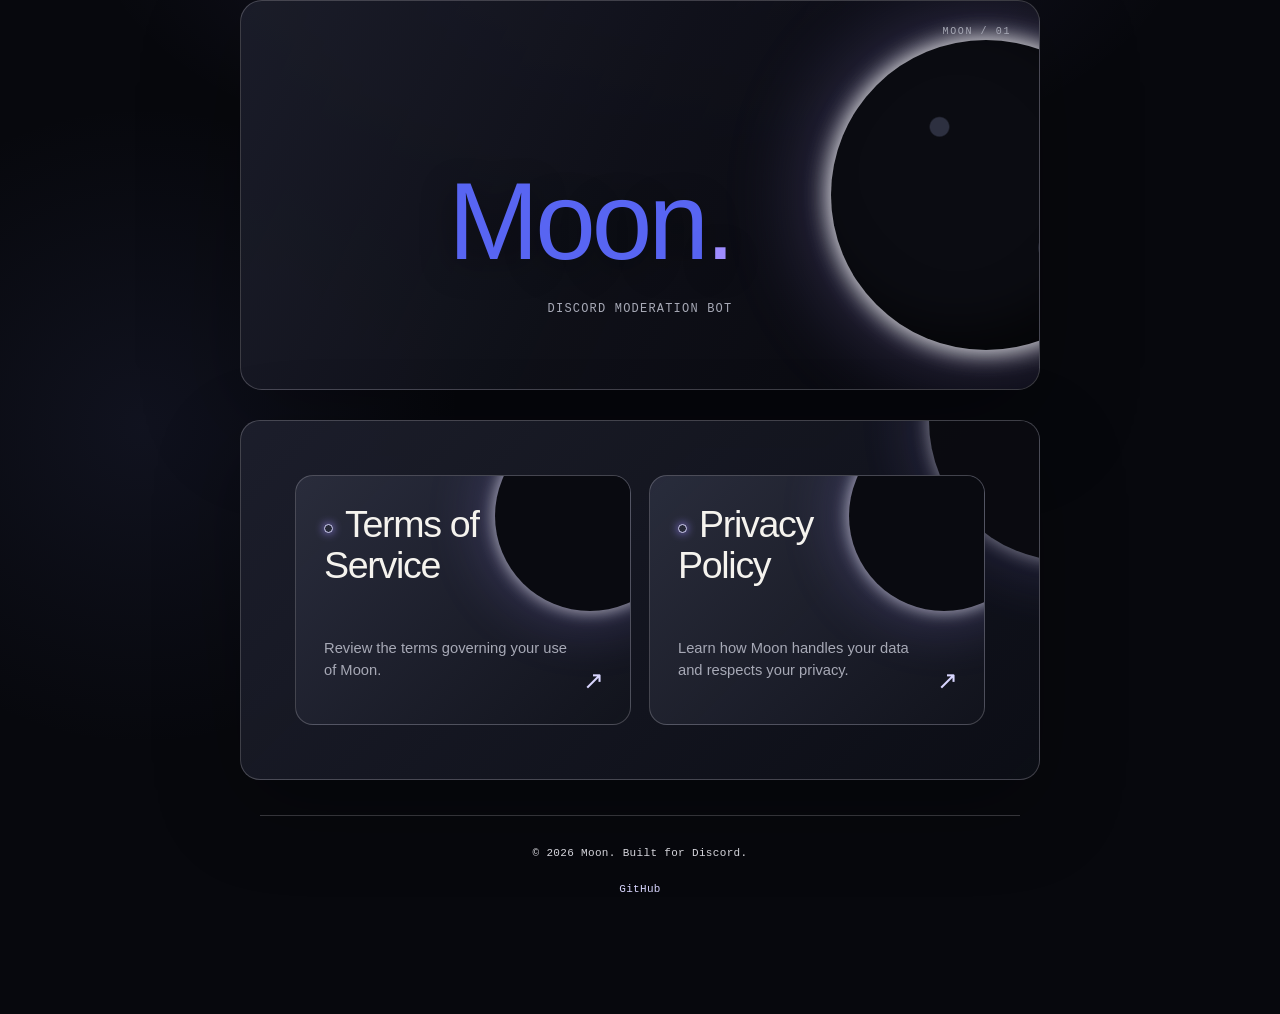
<file: docs/index.html>
<!DOCTYPE html>
<html lang="en">
<head>
    <meta charset="UTF-8">
    <meta name="viewport" content="width=device-width, initial-scale=1.0">
    <title>Moon - Discord Moderation Bot</title>
    <style>
        :root {
            --primary: #5865F2;
            --background: #0d1117;
            --surface: #161b22;
            --text: #e6edf3;
            --muted: #8b949e;
            --border: #30363d;
        }
        * { margin: 0; padding: 0; box-sizing: border-box; }
        body {
            font-family: -apple-system, BlinkMacSystemFont, 'Segoe UI', Roboto, sans-serif;
            background: var(--background);
            color: var(--text);
            line-height: 1.6;
        }
        .container {
            max-width: 800px;
            margin: 0 auto;
            padding: 2rem;
        }
        header {
            text-align: center;
            padding: 3rem 0;
            border-bottom: 1px solid var(--border);
            margin-bottom: 3rem;
        }
        h1 {
            font-size: 2.5rem;
            margin-bottom: 0.5rem;
            color: var(--primary);
        }
        .subtitle {
            color: var(--muted);
            font-size: 1.1rem;
        }
        .content {
            display: grid;
            gap: 1.5rem;
        }
        .card {
            background: var(--surface);
            border: 1px solid var(--border);
            border-radius: 8px;
            padding: 1.5rem;
            text-decoration: none;
            color: var(--text);
            transition: border-color 0.2s, transform 0.2s;
        }
        .card:hover {
            border-color: var(--primary);
            transform: translateY(-2px);
        }
        .card h2 {
            font-size: 1.25rem;
            margin-bottom: 0.5rem;
        }
        .card p {
            color: var(--muted);
            font-size: 0.9rem;
        }
        footer {
            text-align: center;
            padding: 2rem 0;
            margin-top: 3rem;
            border-top: 1px solid var(--border);
            color: var(--muted);
            font-size: 0.85rem;
        }
        footer a {
            color: var(--primary);
            text-decoration: none;
        }
        footer a:hover {
            text-decoration: underline;
        }
        @media (max-width: 600px) {
            .container { padding: 1rem; }
            h1 { font-size: 2rem; }
            header { padding: 2rem 0; }
        }
    </style>
    <link rel="stylesheet" href="eclipse.css">
</head>
<body class="home">
    <div class="container">
        <header>
            <h1>Moon</h1>
            <p class="subtitle">Discord Moderation Bot</p>
        </header>

        <main class="content">
            <a href="terms.html" class="card">
                <h2>Terms of Service</h2>
                <p>Review the terms governing your use of Moon.</p>
            </a>

            <a href="privacy.html" class="card">
                <h2>Privacy Policy</h2>
                <p>Learn how Moon handles your data and respects your privacy.</p>
            </a>
        </main>

        <footer>
            <p>&copy; 2026 Moon. Built for Discord.</p>
            <p>
                <a href="https://github.com/Riyxoen/eclipse-bot">GitHub</a>
            </p>
        </footer>
    </div>
</body>
</html>
</file>
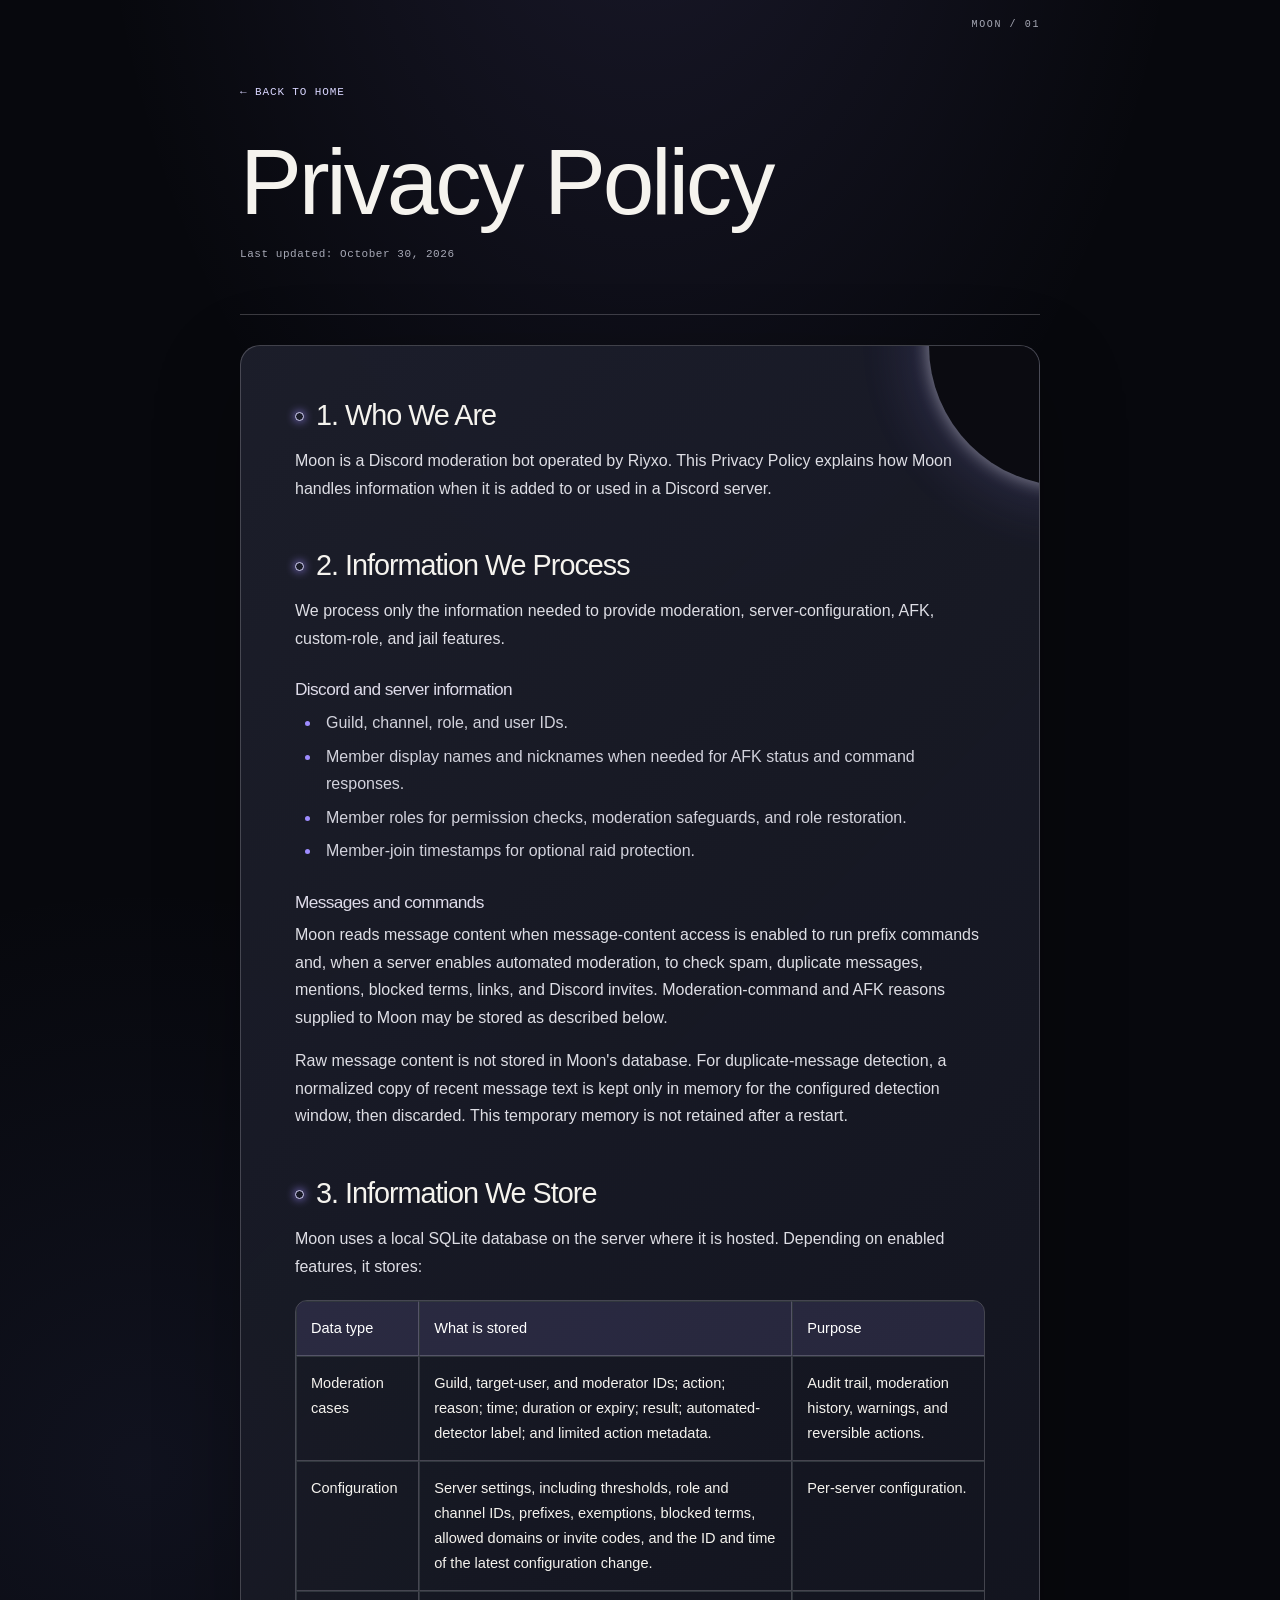
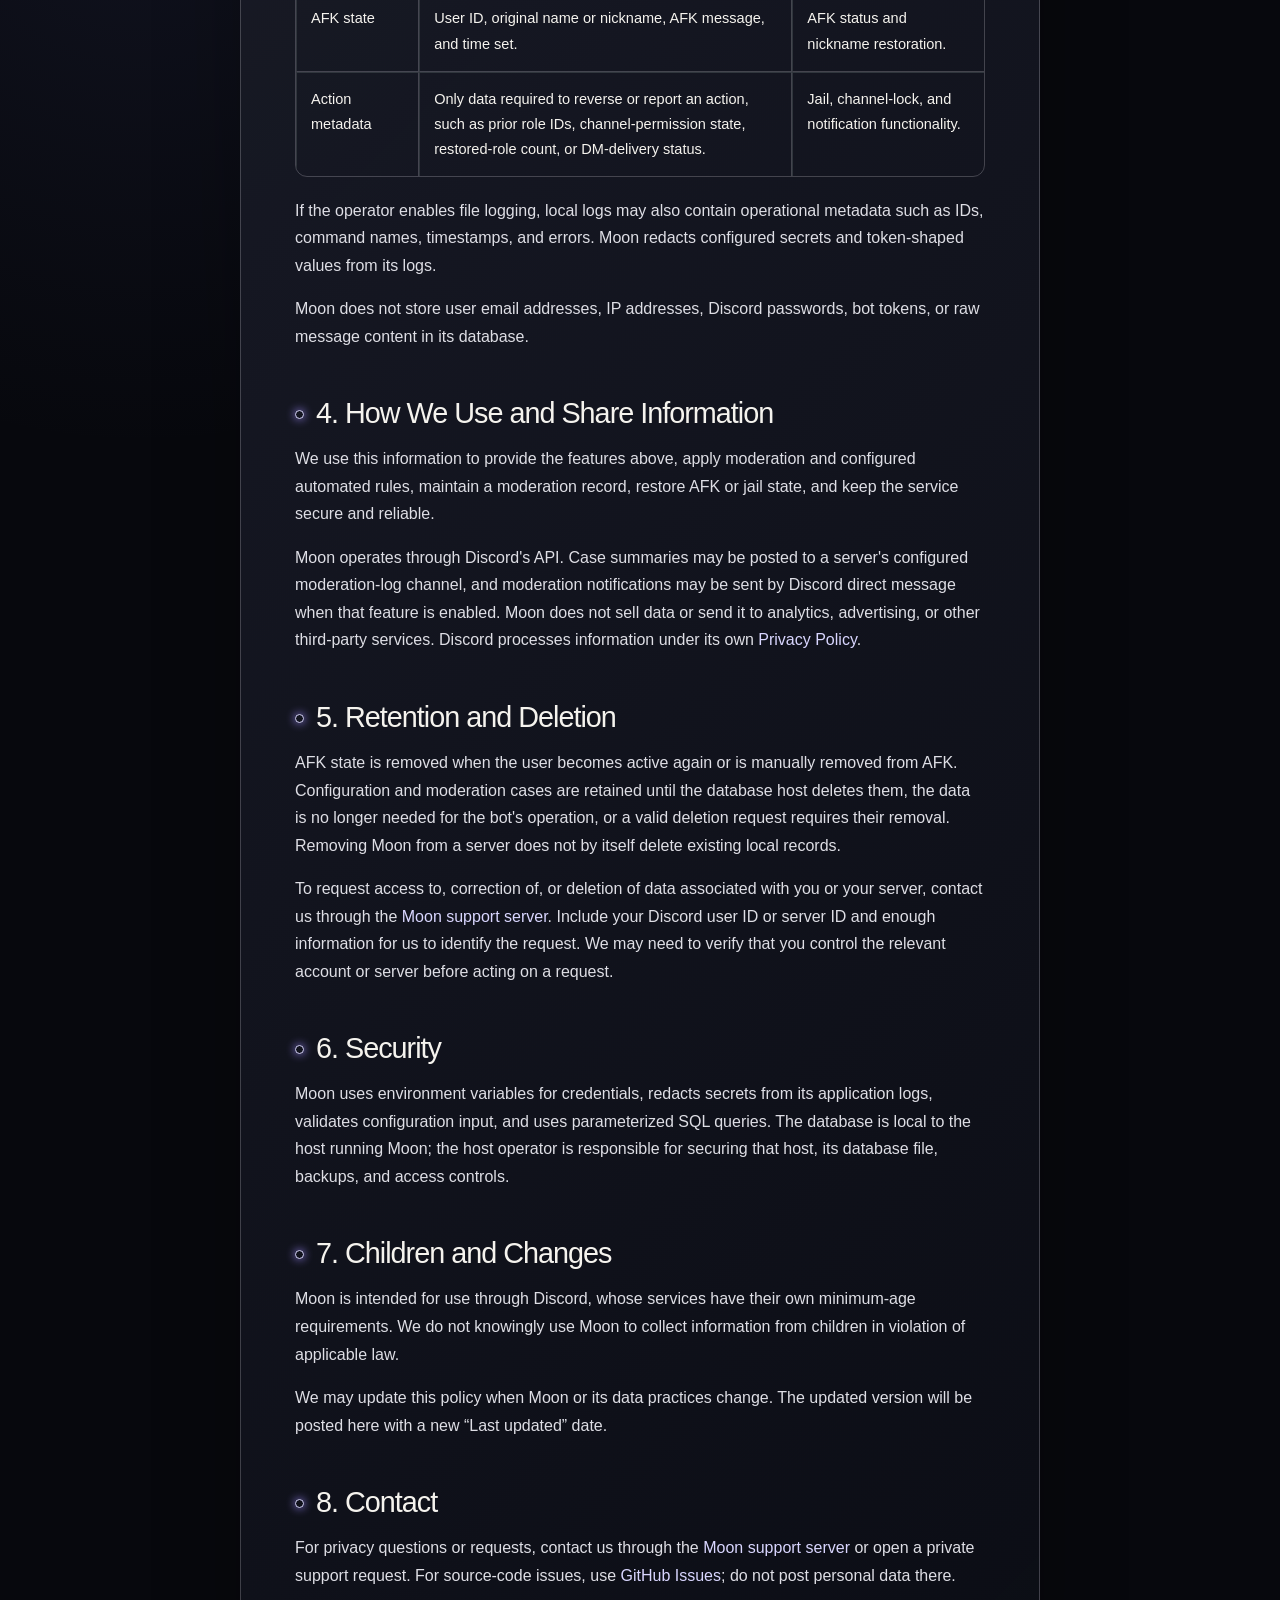
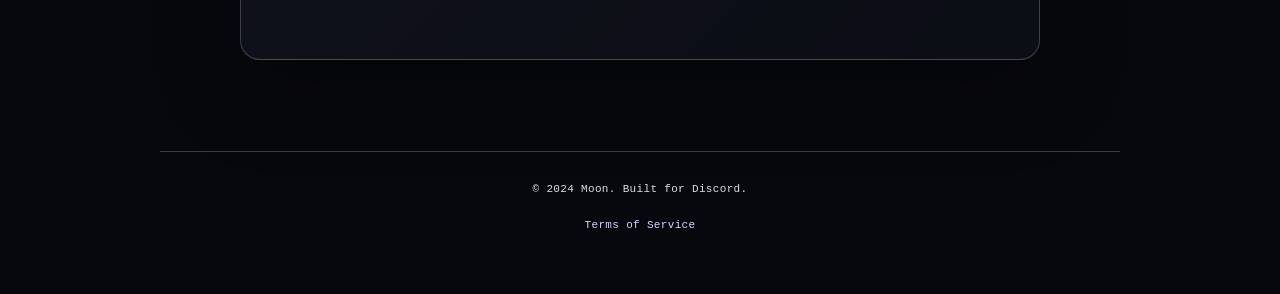
<file: docs/privacy.html>
<!DOCTYPE html>
<html lang="en">
<head>
    <meta charset="UTF-8">
    <meta name="viewport" content="width=device-width, initial-scale=1.0">
    <title>Privacy Policy - Moon</title>
    <style>
        :root {
            --primary: #5865F2;
            --background: #0d1117;
            --surface: #161b22;
            --text: #e6edf3;
            --muted: #8b949e;
            --border: #30363d;
        }
        * { margin: 0; padding: 0; box-sizing: border-box; }
        body {
            font-family: -apple-system, BlinkMacSystemFont, 'Segoe UI', Roboto, sans-serif;
            background: var(--background);
            color: var(--text);
            line-height: 1.7;
        }
        .container {
            max-width: 800px;
            margin: 0 auto;
            padding: 2rem;
        }
        header {
            padding: 2rem 0;
            border-bottom: 1px solid var(--border);
            margin-bottom: 2rem;
        }
        nav {
            margin-bottom: 1rem;
        }
        nav a {
            color: var(--primary);
            text-decoration: none;
            font-size: 0.9rem;
        }
        nav a:hover {
            text-decoration: underline;
        }
        h1 {
            font-size: 2rem;
            margin-bottom: 0.5rem;
        }
        .date {
            color: var(--muted);
            font-size: 0.9rem;
        }
        main {
            background: var(--surface);
            border: 1px solid var(--border);
            border-radius: 8px;
            padding: 2rem;
        }
        h2 {
            font-size: 1.3rem;
            margin-top: 2rem;
            margin-bottom: 1rem;
            color: var(--primary);
        }
        h2:first-child {
            margin-top: 0;
        }
        h3 {
            font-size: 1.1rem;
            margin-top: 1.5rem;
            margin-bottom: 0.75rem;
        }
        p {
            margin-bottom: 1rem;
            color: var(--text);
        }
        ul, ol {
            margin-bottom: 1rem;
            padding-left: 1.5rem;
        }
        li {
            margin-bottom: 0.5rem;
        }
        strong {
            color: var(--text);
        }
        table {
            width: 100%;
            border-collapse: collapse;
            margin-bottom: 1rem;
        }
        th, td {
            text-align: left;
            padding: 0.75rem;
            border: 1px solid var(--border);
        }
        th {
            background: var(--background);
        }
        a {
            color: var(--primary);
            text-decoration: none;
        }
        a:hover {
            text-decoration: underline;
        }
        footer {
            text-align: center;
            padding: 2rem 0;
            margin-top: 2rem;
            border-top: 1px solid var(--border);
            color: var(--muted);
            font-size: 0.85rem;
        }
        footer a {
            color: var(--primary);
            text-decoration: none;
        }
        @media (max-width: 600px) {
            .container { padding: 1rem; }
            h1 { font-size: 1.5rem; }
            main { padding: 1.5rem; }
            table { font-size: 0.9rem; }
            th, td { padding: 0.5rem; }
        }
    </style>
    <link rel="stylesheet" href="eclipse.css">
</head>
<body class="legal">
    <div class="container">
        <header>
            <nav><a href="index.html">&larr; Back to Home</a></nav>
            <h1>Privacy Policy</h1>
            <p class="date">Last updated: October 30, 2026</p>
        </header>

        <main>
            <h2>1. Who We Are</h2>
            <p>Moon is a Discord moderation bot operated by Riyxo. This Privacy Policy explains how Moon handles information when it is added to or used in a Discord server.</p>

            <h2>2. Information We Process</h2>
            <p>We process only the information needed to provide moderation, server-configuration, AFK, custom-role, and jail features.</p>
            <h3>Discord and server information</h3>
            <ul>
                <li>Guild, channel, role, and user IDs.</li>
                <li>Member display names and nicknames when needed for AFK status and command responses.</li>
                <li>Member roles for permission checks, moderation safeguards, and role restoration.</li>
                <li>Member-join timestamps for optional raid protection.</li>
            </ul>
            <h3>Messages and commands</h3>
            <p>Moon reads message content when message-content access is enabled to run prefix commands and, when a server enables automated moderation, to check spam, duplicate messages, mentions, blocked terms, links, and Discord invites. Moderation-command and AFK reasons supplied to Moon may be stored as described below.</p>
            <p>Raw message content is not stored in Moon's database. For duplicate-message detection, a normalized copy of recent message text is kept only in memory for the configured detection window, then discarded. This temporary memory is not retained after a restart.</p>

            <h2>3. Information We Store</h2>
            <p>Moon uses a local SQLite database on the server where it is hosted. Depending on enabled features, it stores:</p>
            <table>
                <thead><tr><th>Data type</th><th>What is stored</th><th>Purpose</th></tr></thead>
                <tbody>
                    <tr><td>Moderation cases</td><td>Guild, target-user, and moderator IDs; action; reason; time; duration or expiry; result; automated-detector label; and limited action metadata.</td><td>Audit trail, moderation history, warnings, and reversible actions.</td></tr>
                    <tr><td>Configuration</td><td>Server settings, including thresholds, role and channel IDs, prefixes, exemptions, blocked terms, allowed domains or invite codes, and the ID and time of the latest configuration change.</td><td>Per-server configuration.</td></tr>
                    <tr><td>AFK state</td><td>User ID, original name or nickname, AFK message, and time set.</td><td>AFK status and nickname restoration.</td></tr>
                    <tr><td>Action metadata</td><td>Only data required to reverse or report an action, such as prior role IDs, channel-permission state, restored-role count, or DM-delivery status.</td><td>Jail, channel-lock, and notification functionality.</td></tr>
                </tbody>
            </table>
            <p>If the operator enables file logging, local logs may also contain operational metadata such as IDs, command names, timestamps, and errors. Moon redacts configured secrets and token-shaped values from its logs.</p>
            <p>Moon does not store user email addresses, IP addresses, Discord passwords, bot tokens, or raw message content in its database.</p>

            <h2>4. How We Use and Share Information</h2>
            <p>We use this information to provide the features above, apply moderation and configured automated rules, maintain a moderation record, restore AFK or jail state, and keep the service secure and reliable.</p>
            <p>Moon operates through Discord's API. Case summaries may be posted to a server's configured moderation-log channel, and moderation notifications may be sent by Discord direct message when that feature is enabled. Moon does not sell data or send it to analytics, advertising, or other third-party services. Discord processes information under its own <a href="https://discord.com/privacy" target="_blank" rel="noopener">Privacy Policy</a>.</p>

            <h2>5. Retention and Deletion</h2>
            <p>AFK state is removed when the user becomes active again or is manually removed from AFK. Configuration and moderation cases are retained until the database host deletes them, the data is no longer needed for the bot's operation, or a valid deletion request requires their removal. Removing Moon from a server does not by itself delete existing local records.</p>
            <p>To request access to, correction of, or deletion of data associated with you or your server, contact us through the <a href="https://discord.gg/KJvTWMRBFT" target="_blank" rel="noopener">Moon support server</a>. Include your Discord user ID or server ID and enough information for us to identify the request. We may need to verify that you control the relevant account or server before acting on a request.</p>

            <h2>6. Security</h2>
            <p>Moon uses environment variables for credentials, redacts secrets from its application logs, validates configuration input, and uses parameterized SQL queries. The database is local to the host running Moon; the host operator is responsible for securing that host, its database file, backups, and access controls.</p>

            <h2>7. Children and Changes</h2>
            <p>Moon is intended for use through Discord, whose services have their own minimum-age requirements. We do not knowingly use Moon to collect information from children in violation of applicable law.</p>
            <p>We may update this policy when Moon or its data practices change. The updated version will be posted here with a new “Last updated” date.</p>

            <h2>8. Contact</h2>
            <p>For privacy questions or requests, contact us through the <a href="https://discord.gg/KJvTWMRBFT" target="_blank" rel="noopener">Moon support server</a> or open a private support request. For source-code issues, use <a href="https://github.com/Riyxoen/eclipse-bot/issues" target="_blank" rel="noopener">GitHub Issues</a>; do not post personal data there.</p>
        </main>
    </div>

    <footer>
        <p>&copy; 2024 Moon. Built for Discord.</p>
        <p><a href="terms.html">Terms of Service</a></p>
    </footer>
</body>
</html>
</file>
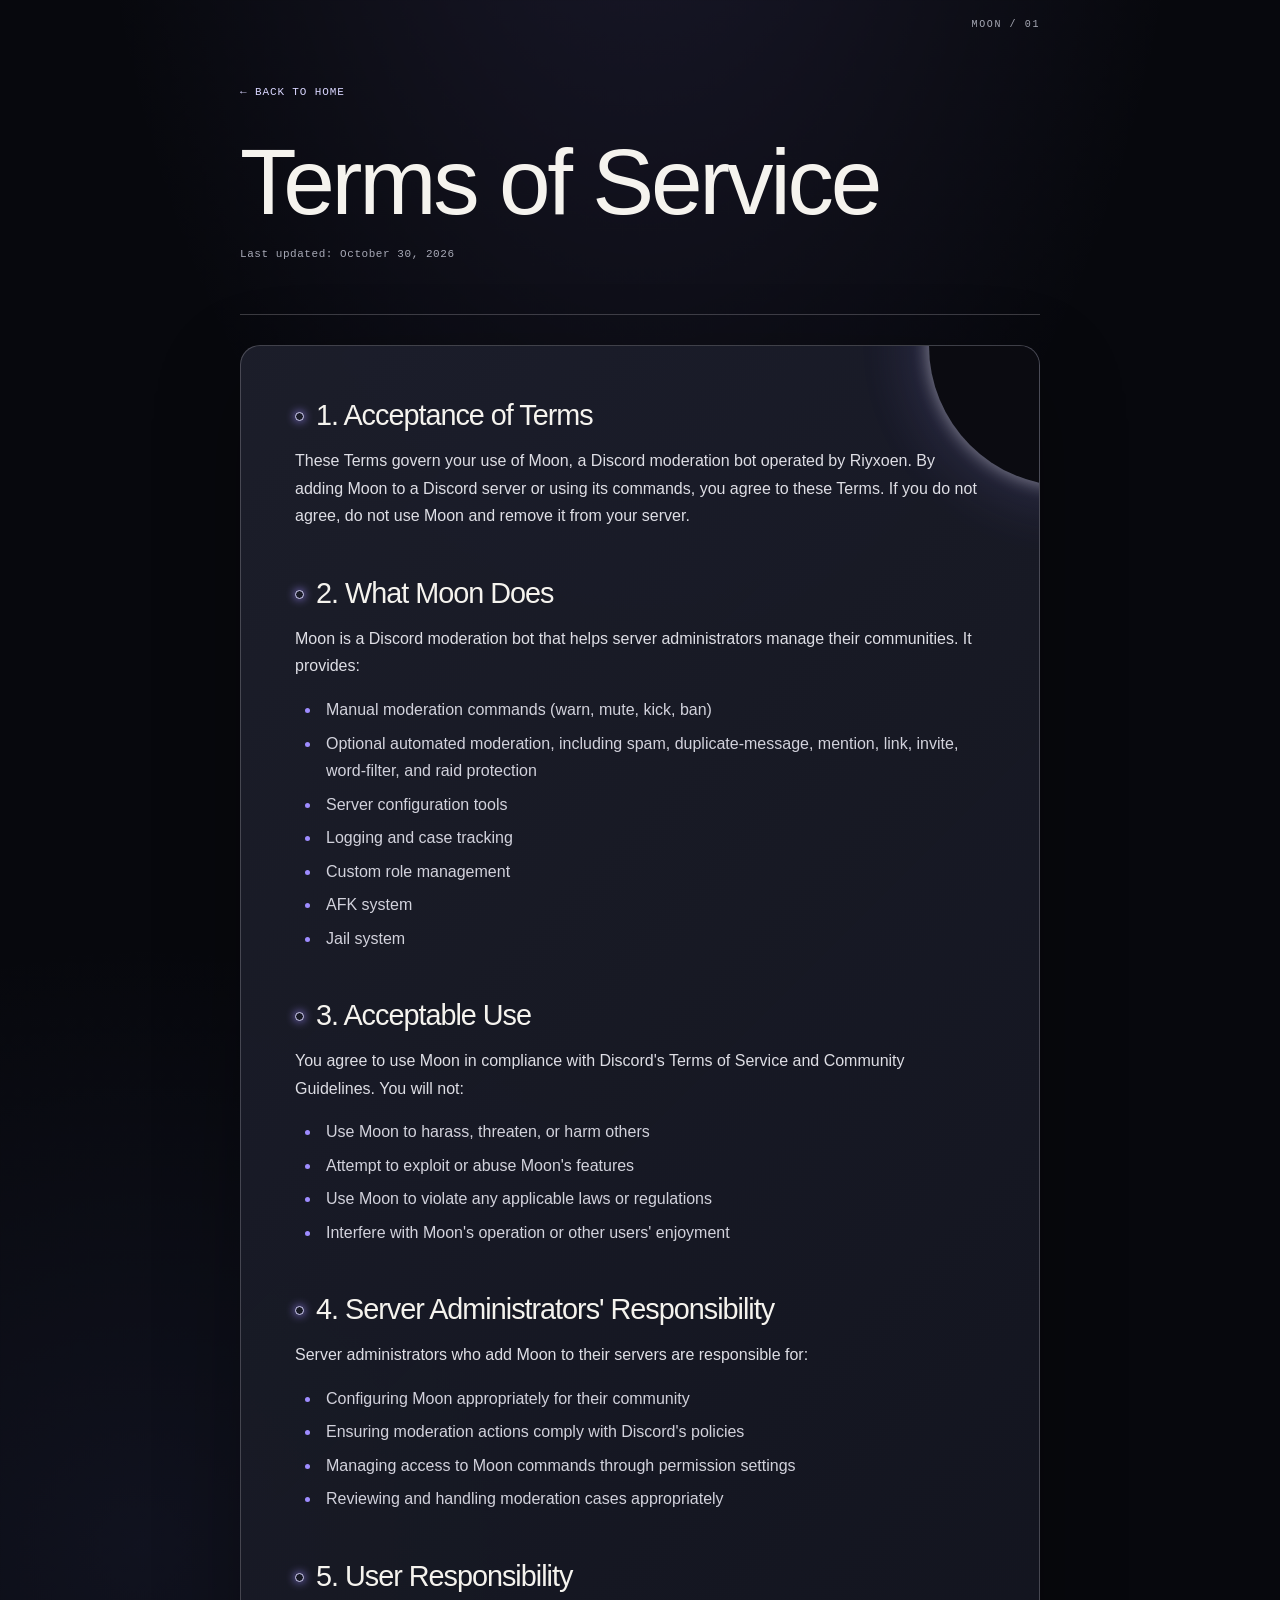
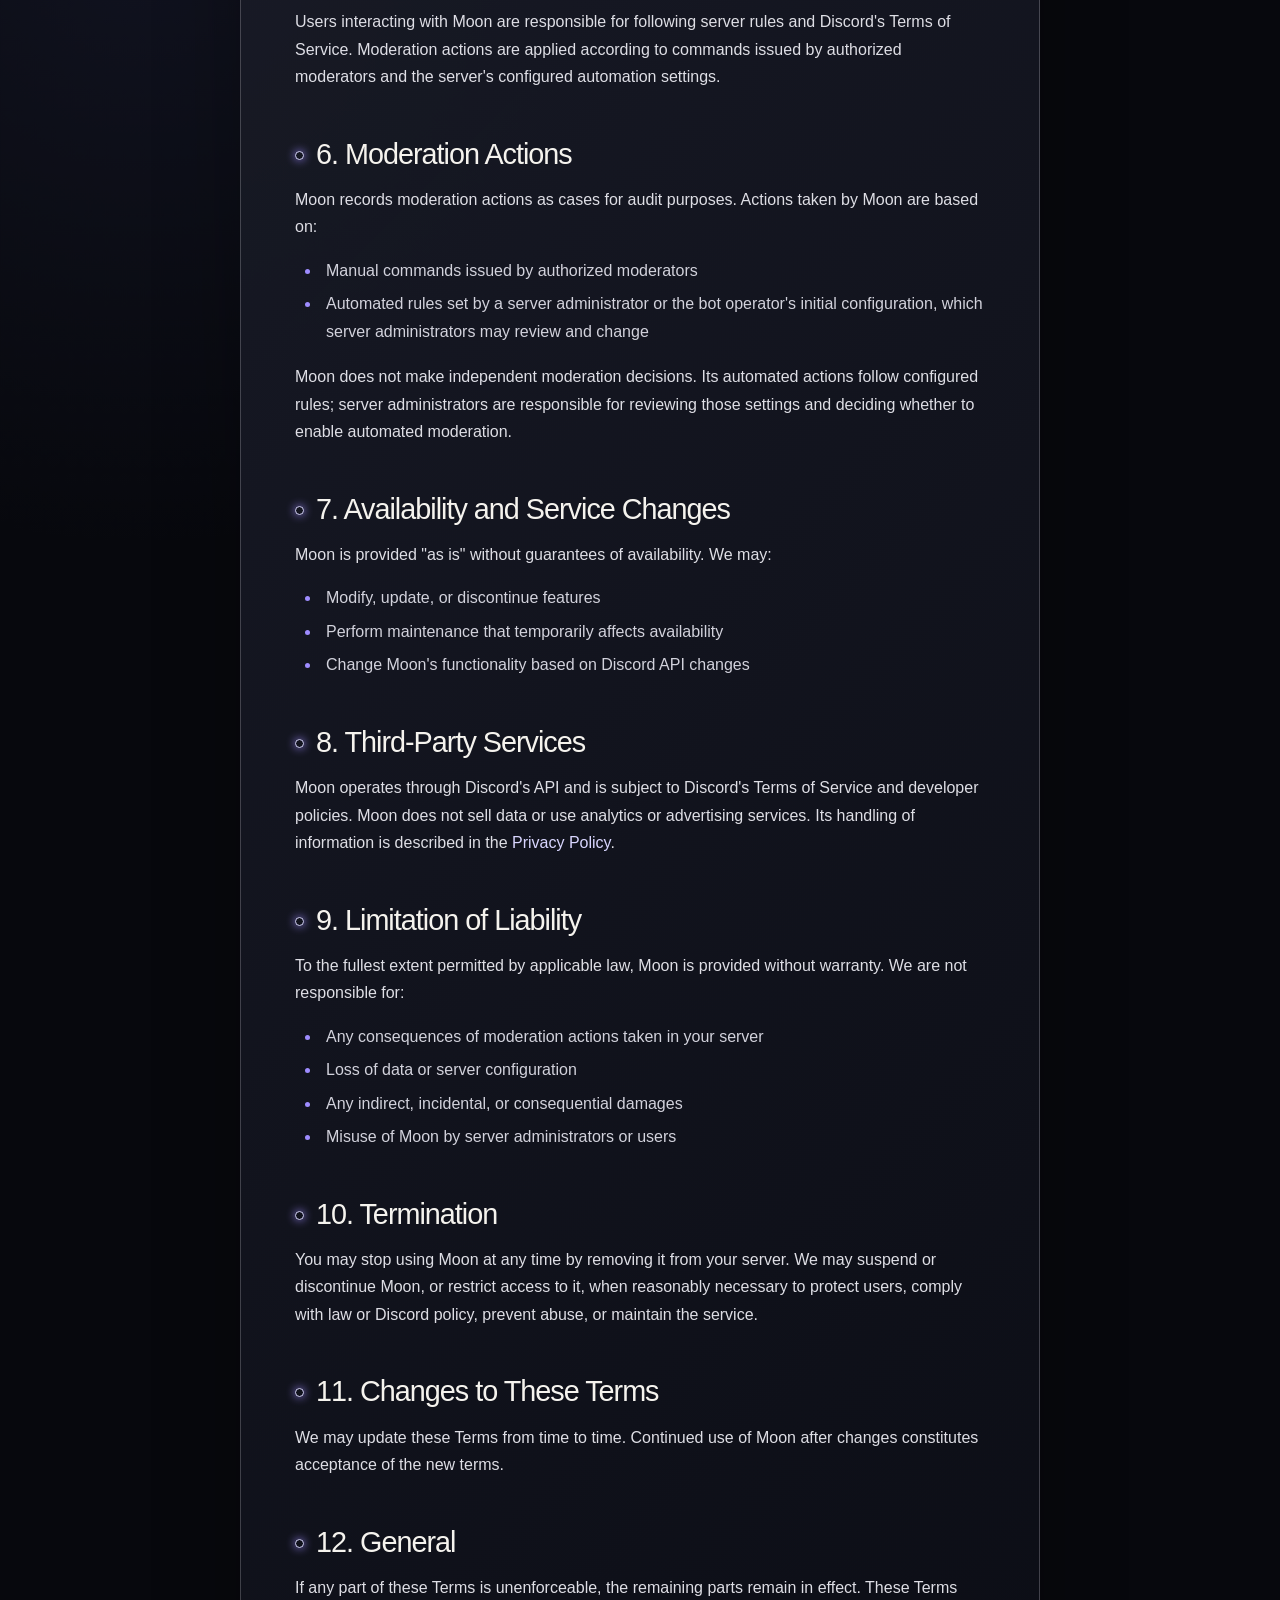
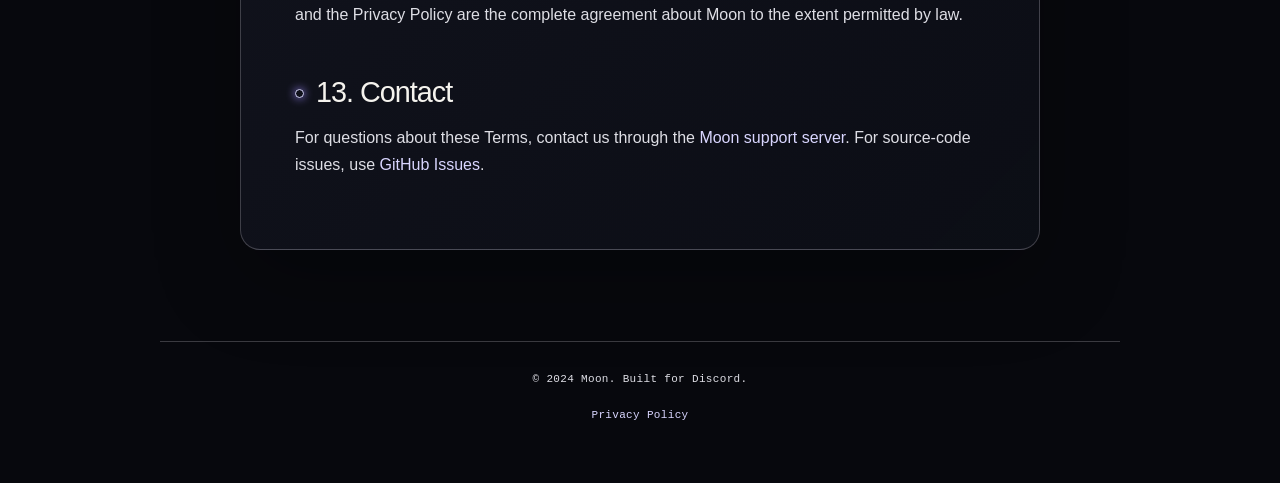
<file: docs/terms.html>
<!DOCTYPE html>
<html lang="en">
<head>
    <meta charset="UTF-8">
    <meta name="viewport" content="width=device-width, initial-scale=1.0">
    <title>Terms of Service - Moon</title>
    <style>
        :root {
            --primary: #5865F2;
            --background: #0d1117;
            --surface: #161b22;
            --text: #e6edf3;
            --muted: #8b949e;
            --border: #30363d;
        }
        * { margin: 0; padding: 0; box-sizing: border-box; }
        body {
            font-family: -apple-system, BlinkMacSystemFont, 'Segoe UI', Roboto, sans-serif;
            background: var(--background);
            color: var(--text);
            line-height: 1.7;
        }
        .container {
            max-width: 800px;
            margin: 0 auto;
            padding: 2rem;
        }
        header {
            padding: 2rem 0;
            border-bottom: 1px solid var(--border);
            margin-bottom: 2rem;
        }
        nav {
            margin-bottom: 1rem;
        }
        nav a {
            color: var(--primary);
            text-decoration: none;
            font-size: 0.9rem;
        }
        nav a:hover {
            text-decoration: underline;
        }
        h1 {
            font-size: 2rem;
            margin-bottom: 0.5rem;
        }
        .date {
            color: var(--muted);
            font-size: 0.9rem;
        }
        main {
            background: var(--surface);
            border: 1px solid var(--border);
            border-radius: 8px;
            padding: 2rem;
        }
        h2 {
            font-size: 1.3rem;
            margin-top: 2rem;
            margin-bottom: 1rem;
            color: var(--primary);
        }
        h2:first-child {
            margin-top: 0;
        }
        p {
            margin-bottom: 1rem;
            color: var(--text);
        }
        ul, ol {
            margin-bottom: 1rem;
            padding-left: 1.5rem;
        }
        li {
            margin-bottom: 0.5rem;
        }
        strong {
            color: var(--text);
        }
        a {
            color: var(--primary);
            text-decoration: none;
        }
        a:hover {
            text-decoration: underline;
        }
        footer {
            text-align: center;
            padding: 2rem 0;
            margin-top: 2rem;
            border-top: 1px solid var(--border);
            color: var(--muted);
            font-size: 0.85rem;
        }
        footer a {
            color: var(--primary);
            text-decoration: none;
        }
        @media (max-width: 600px) {
            .container { padding: 1rem; }
            h1 { font-size: 1.5rem; }
            main { padding: 1.5rem; }
        }
    </style>
    <link rel="stylesheet" href="eclipse.css">
</head>
<body class="legal">
    <div class="container">
        <header>
            <nav><a href="index.html">&larr; Back to Home</a></nav>
            <h1>Terms of Service</h1>
            <p class="date">Last updated: October 30, 2026</p>
        </header>

        <main>
            <h2>1. Acceptance of Terms</h2>
            <p>These Terms govern your use of Moon, a Discord moderation bot operated by Riyxoen. By adding Moon to a Discord server or using its commands, you agree to these Terms. If you do not agree, do not use Moon and remove it from your server.</p>

            <h2>2. What Moon Does</h2>
            <p>Moon is a Discord moderation bot that helps server administrators manage their communities. It provides:</p>
            <ul>
                <li>Manual moderation commands (warn, mute, kick, ban)</li>
                <li>Optional automated moderation, including spam, duplicate-message, mention, link, invite, word-filter, and raid protection</li>
                <li>Server configuration tools</li>
                <li>Logging and case tracking</li>
                <li>Custom role management</li>
                <li>AFK system</li>
                <li>Jail system</li>
            </ul>

            <h2>3. Acceptable Use</h2>
            <p>You agree to use Moon in compliance with Discord's Terms of Service and Community Guidelines. You will not:</p>
            <ul>
                <li>Use Moon to harass, threaten, or harm others</li>
                <li>Attempt to exploit or abuse Moon's features</li>
                <li>Use Moon to violate any applicable laws or regulations</li>
                <li>Interfere with Moon's operation or other users' enjoyment</li>
            </ul>

            <h2>4. Server Administrators' Responsibility</h2>
            <p>Server administrators who add Moon to their servers are responsible for:</p>
            <ul>
                <li>Configuring Moon appropriately for their community</li>
                <li>Ensuring moderation actions comply with Discord's policies</li>
                <li>Managing access to Moon commands through permission settings</li>
                <li>Reviewing and handling moderation cases appropriately</li>
            </ul>

            <h2>5. User Responsibility</h2>
            <p>Users interacting with Moon are responsible for following server rules and Discord's Terms of Service. Moderation actions are applied according to commands issued by authorized moderators and the server's configured automation settings.</p>

            <h2>6. Moderation Actions</h2>
            <p>Moon records moderation actions as cases for audit purposes. Actions taken by Moon are based on:</p>
            <ul>
                <li>Manual commands issued by authorized moderators</li>
                <li>Automated rules set by a server administrator or the bot operator's initial configuration, which server administrators may review and change</li>
            </ul>
            <p>Moon does not make independent moderation decisions. Its automated actions follow configured rules; server administrators are responsible for reviewing those settings and deciding whether to enable automated moderation.</p>

            <h2>7. Availability and Service Changes</h2>
            <p>Moon is provided "as is" without guarantees of availability. We may:</p>
            <ul>
                <li>Modify, update, or discontinue features</li>
                <li>Perform maintenance that temporarily affects availability</li>
                <li>Change Moon's functionality based on Discord API changes</li>
            </ul>

            <h2>8. Third-Party Services</h2>
            <p>Moon operates through Discord's API and is subject to Discord's Terms of Service and developer policies. Moon does not sell data or use analytics or advertising services. Its handling of information is described in the <a href="privacy.html">Privacy Policy</a>.</p>

            <h2>9. Limitation of Liability</h2>
            <p>To the fullest extent permitted by applicable law, Moon is provided without warranty. We are not responsible for:</p>
            <ul>
                <li>Any consequences of moderation actions taken in your server</li>
                <li>Loss of data or server configuration</li>
                <li>Any indirect, incidental, or consequential damages</li>
                <li>Misuse of Moon by server administrators or users</li>
            </ul>

            <h2>10. Termination</h2>
            <p>You may stop using Moon at any time by removing it from your server. We may suspend or discontinue Moon, or restrict access to it, when reasonably necessary to protect users, comply with law or Discord policy, prevent abuse, or maintain the service.</p>

            <h2>11. Changes to These Terms</h2>
            <p>We may update these Terms from time to time. Continued use of Moon after changes constitutes acceptance of the new terms.</p>

            <h2>12. General</h2>
            <p>If any part of these Terms is unenforceable, the remaining parts remain in effect. These Terms and the Privacy Policy are the complete agreement about Moon to the extent permitted by law.</p>

            <h2>13. Contact</h2>
            <p>For questions about these Terms, contact us through the <a href="https://discord.gg/KJvTWMRBFT" target="_blank" rel="noopener">Moon support server</a>. For source-code issues, use <a href="https://github.com/Riyxoen/eclipse-bot/issues" target="_blank" rel="noopener">GitHub Issues</a>.</p>
        </main>
    </div>

    <footer>
        <p>&copy; 2024 Moon. Built for Discord.</p>
        <p><a href="privacy.html">Privacy Policy</a></p>
    </footer>
</body>
</html>
</file>
<file: docs/eclipse.css>
:root {
    --ink: #07080d;
    --night: #0e1018;
    --surface: rgba(23, 25, 36, .78);
    --surface-strong: #171a25;
    --text: #f5f3ee;
    --muted: #a7a9b6;
    --faint: rgba(229, 229, 238, .14);
    --line: rgba(239, 238, 245, .22);
    --violet: #9e8cff;
    --glow: #d9d6ff;
}

* { box-sizing: border-box; margin: 0; padding: 0; }

html { background: var(--ink); }

body {
    min-height: 100vh;
    overflow-x: hidden;
    font-family: "Avenir Next", Avenir, "Helvetica Neue", -apple-system, BlinkMacSystemFont, "Segoe UI", sans-serif;
    color: var(--text);
    background:
        radial-gradient(ellipse 62% 38% at 50% -8%, rgba(161, 146, 255, .13), transparent 70%),
        radial-gradient(circle at 11% 42%, rgba(93, 102, 175, .11), transparent 25%),
        var(--ink);
    line-height: 1.72;
    animation: sky-breathe 14s ease-in-out infinite alternate;
}

body::before, body::after {
    content: "";
    position: fixed;
    z-index: -1;
    pointer-events: none;
    border-radius: 50%;
}

body::before {
    width: min(63vw, 720px); height: min(63vw, 720px);
    top: -390px; left: 50%; transform: translateX(-50%);
    background: #0a0b12;
    box-shadow: 0 0 28px 4px rgba(247, 245, 255, .78), 0 0 110px 42px rgba(179, 168, 255, .2), inset 0 0 46px rgba(255,255,255,.05);
    animation: moon-pulse 9s ease-in-out infinite;
}

body::after {
    width: 430px; height: 430px; right: -260px; bottom: 8vh;
    background: radial-gradient(circle, rgba(145, 129, 255, .11), transparent 66%);
    animation: drift 18s ease-in-out infinite alternate;
}

body.home::after {
    width: 3px; height: 3px; right: auto; bottom: auto; left: 9%; top: 39%;
    background: white; opacity: .65;
    box-shadow: 9vw -19vh 0 -1px rgba(255,255,255,.65), 24vw -6vh 0 -1px rgba(255,255,255,.6), 73vw 6vh 0 -1px rgba(255,255,255,.56), 82vw 37vh 0 -1px rgba(255,255,255,.5), 51vw 52vh 0 -1px rgba(255,255,255,.55), 15vw 61vh 0 -1px rgba(255,255,255,.5), 69vw 82vh 0 -1px rgba(255,255,255,.42);
    animation: stars 5s ease-in-out infinite alternate;
}

.container { width: min(100% - 40px, 960px); margin: 0 auto; padding: 0 0 56px; }

header {
    position: relative;
    padding: 76px 0 36px;
    margin-bottom: 30px;
    border-bottom: 1px solid var(--line);
    animation: enter .8s cubic-bezier(.2,.75,.2,1) both;
}

header::after {
    content: "MOON / 01";
    position: absolute; right: 0; top: 20px;
    color: var(--muted); font: 10px/1 ui-monospace, SFMono-Regular, Menlo, monospace; letter-spacing: .16em;
}

h1, h2, h3 { font-weight: 500; letter-spacing: -.035em; line-height: 1.08; }
h1 { font-size: clamp(2.7rem, 8vw, 5.8rem); max-width: 720px; }
.subtitle { margin-top: 12px; color: var(--muted); font: 12px/1.5 ui-monospace, SFMono-Regular, Menlo, monospace; letter-spacing: .1em; text-transform: uppercase; }

.home header {
    min-height: 390px; display: flex; flex-direction: column; justify-content: flex-end;
    padding: 78px clamp(10px, 5vw, 54px) 55px; overflow: hidden;
    border: 1px solid var(--line); border-radius: 22px;
    background: linear-gradient(115deg, rgba(28,30,43,.92) 0%, rgba(16,17,26,.86) 48%, rgba(9,10,15,.75) 100%);
    box-shadow: 0 30px 100px rgba(0,0,0,.27);
}
.home header::before {
    content: ""; position: absolute; width: 310px; height: 310px; border-radius: 50%;
    right: clamp(-132px, -8vw, -52px); top: 50%; transform: translateY(-50%);
    background: radial-gradient(circle at 35% 28%, #2d3040 0 3%, transparent 3.5%), radial-gradient(circle at 71% 67%, #252837 0 4%, transparent 4.5%), #0b0c12;
    box-shadow: 0 0 22px 4px rgba(255,255,255,.83), 0 0 82px 26px rgba(167,148,255,.22), inset -28px -22px 46px rgba(0,0,0,.56);
    animation: moon-float 10s ease-in-out infinite;
}
.home header h1 { position: relative; z-index: 1; font-size: clamp(3.3rem, 9vw, 6.8rem); max-width: 590px; text-shadow: 0 8px 35px rgba(0,0,0,.43); }
.home header h1::after { content: "."; color: var(--violet); }
.home .subtitle { position: relative; z-index: 1; }
.home header::after { right: 28px; top: 26px; }

nav { margin-bottom: 28px; }
nav a, footer a, main a { color: var(--glow); text-decoration: none; }
nav a { display: inline-flex; align-items: center; gap: 8px; font: 11px/1 ui-monospace, SFMono-Regular, Menlo, monospace; letter-spacing: .08em; text-transform: uppercase; }
nav a:hover, footer a:hover, main a:hover { color: white; text-decoration: underline; text-underline-offset: 4px; }
.date { margin-top: 14px; color: var(--muted); font: 11px/1.5 ui-monospace, SFMono-Regular, Menlo, monospace; letter-spacing: .05em; }

.content { display: grid; grid-template-columns: repeat(2, minmax(0, 1fr)); gap: 18px; margin-top: 24px; }
.card {
    position: relative; isolation: isolate; min-height: 250px; overflow: hidden;
    padding: 28px; border: 1px solid var(--line); border-radius: 18px;
    color: var(--text); text-decoration: none; background: linear-gradient(135deg, rgba(42,45,61,.96), rgba(18,20,29,.9));
    transition: transform .25s ease, border-color .25s ease, box-shadow .25s ease;
}
.card::before { content: ""; position: absolute; z-index: -1; width: 190px; height: 190px; border-radius: 50%; right: -55px; top: -55px; background: #090a10; box-shadow: 0 0 15px 2px rgba(245,244,255,.6), 0 0 52px 18px rgba(155,139,255,.18); }
.card::after { content: "↗"; position: absolute; right: 26px; bottom: 22px; color: var(--glow); font-size: 25px; }
.card:hover { transform: translateY(-6px); border-color: rgba(221, 216, 255, .7); box-shadow: 0 25px 60px rgba(0,0,0,.33); }
.card:nth-child(1) { animation: enter .8s .15s cubic-bezier(.2,.75,.2,1) both; }
.card:nth-child(2) { animation: enter .8s .28s cubic-bezier(.2,.75,.2,1) both; }
.card:hover::before { animation: card-moon .8s ease both; }
.card h2 { max-width: 210px; font-size: clamp(1.65rem, 3vw, 2.35rem); }
.card p { position: absolute; bottom: 27px; max-width: 75%; color: var(--muted); font-size: .92rem; line-height: 1.5; }

main {
    position: relative; overflow: hidden;
    padding: clamp(26px, 5vw, 54px); border: 1px solid var(--line); border-radius: 20px;
    background: linear-gradient(135deg, rgba(29, 31, 44, .95), rgba(13, 15, 23, .88));
    box-shadow: 0 28px 85px rgba(0,0,0,.28);
    animation: enter .8s .12s cubic-bezier(.2,.75,.2,1) both;
}
main::before { content: ""; position: absolute; width: 280px; height: 280px; right: -170px; top: -140px; border-radius: 50%; background: #0a0b10; box-shadow: 0 0 16px 2px rgba(247,245,255,.45), 0 0 60px 20px rgba(158,140,255,.16); opacity: .9; }
main > * { position: relative; }
main h2 { margin: 48px 0 16px; color: var(--text); font-size: clamp(1.35rem, 2.5vw, 1.8rem); }
main h2:first-child { margin-top: 0; }
main h2::before { content: ""; display: inline-block; width: 7px; height: 7px; margin: 0 12px 4px 0; border: 1px solid var(--glow); border-radius: 50%; box-shadow: 0 0 10px var(--violet); }
main h3 { margin: 28px 0 10px; font-size: 1.08rem; color: #dedbe9; }
p { margin-bottom: 16px; color: #dedee5; }
ul, ol { margin: 0 0 18px 4px; padding-left: 22px; }
li { margin: 6px 0; padding-left: 5px; color: #d2d2dc; }
li::marker { color: var(--violet); }
strong { color: #fff; }
code { padding: .13em .38em; border-radius: 4px; background: rgba(202,194,255,.13); color: #e2ddff; font: .85em ui-monospace, SFMono-Regular, Menlo, monospace; }
table { width: 100%; margin: 20px 0; border-collapse: separate; border-spacing: 0; border: 1px solid var(--line); border-radius: 12px; overflow: hidden; font-size: .91rem; }
th, td { padding: 14px; border-right: 1px solid var(--line); border-bottom: 1px solid var(--line); text-align: left; vertical-align: top; }
th:last-child, td:last-child { border-right: 0; }
tr:last-child td { border-bottom: 0; }
th { color: #fff; background: rgba(167,151,255,.13); font-weight: 500; }

footer { width: min(100% - 40px, 960px); margin: 35px auto 0; padding: 28px 0 42px; border-top: 1px solid var(--line); color: var(--muted); font: 11px/1.8 ui-monospace, SFMono-Regular, Menlo, monospace; letter-spacing: .03em; }
footer p + p { margin-top: 4px; }

@keyframes enter { from { opacity: 0; transform: translateY(18px); } to { opacity: 1; transform: translateY(0); } }
@keyframes moon-pulse { 0%,100% { transform: translateX(-50%) scale(1); opacity: .96; } 50% { transform: translateX(-50%) scale(1.025); opacity: 1; } }
@keyframes moon-float { 0%,100% { transform: translateY(-50%) translate(0, 0) rotate(-4deg); } 50% { transform: translateY(-50%) translate(-12px, 12px) rotate(3deg); } }
@keyframes card-moon { to { transform: scale(1.13); } }
@keyframes drift { to { transform: translate(-45px, -35px) scale(1.22); } }
@keyframes sky-breathe { to { background-color: #0a0b12; } }
@keyframes stars { to { opacity: 1; filter: drop-shadow(0 0 5px white); } }

@media (prefers-reduced-motion: reduce) {
    *, *::before, *::after { animation-duration: .01ms !important; animation-iteration-count: 1 !important; scroll-behavior: auto !important; }
}

@media (max-width: 620px) {
    .container { width: min(100% - 28px, 960px); }
    header { padding-top: 64px; }
    header::after { top: 24px; }
    .content { grid-template-columns: 1fr; margin-top: 30px; }
    .home header { min-height: 350px; padding: 60px 24px 40px; }
    .home header::before { width: 230px; height: 230px; right: -118px; top: 42%; }
    .card { min-height: 220px; }
    main { padding: 26px 20px; border-radius: 15px; }
    table { display: block; overflow-x: auto; font-size: .82rem; }
    th, td { min-width: 130px; padding: 11px; }
}
</file>
